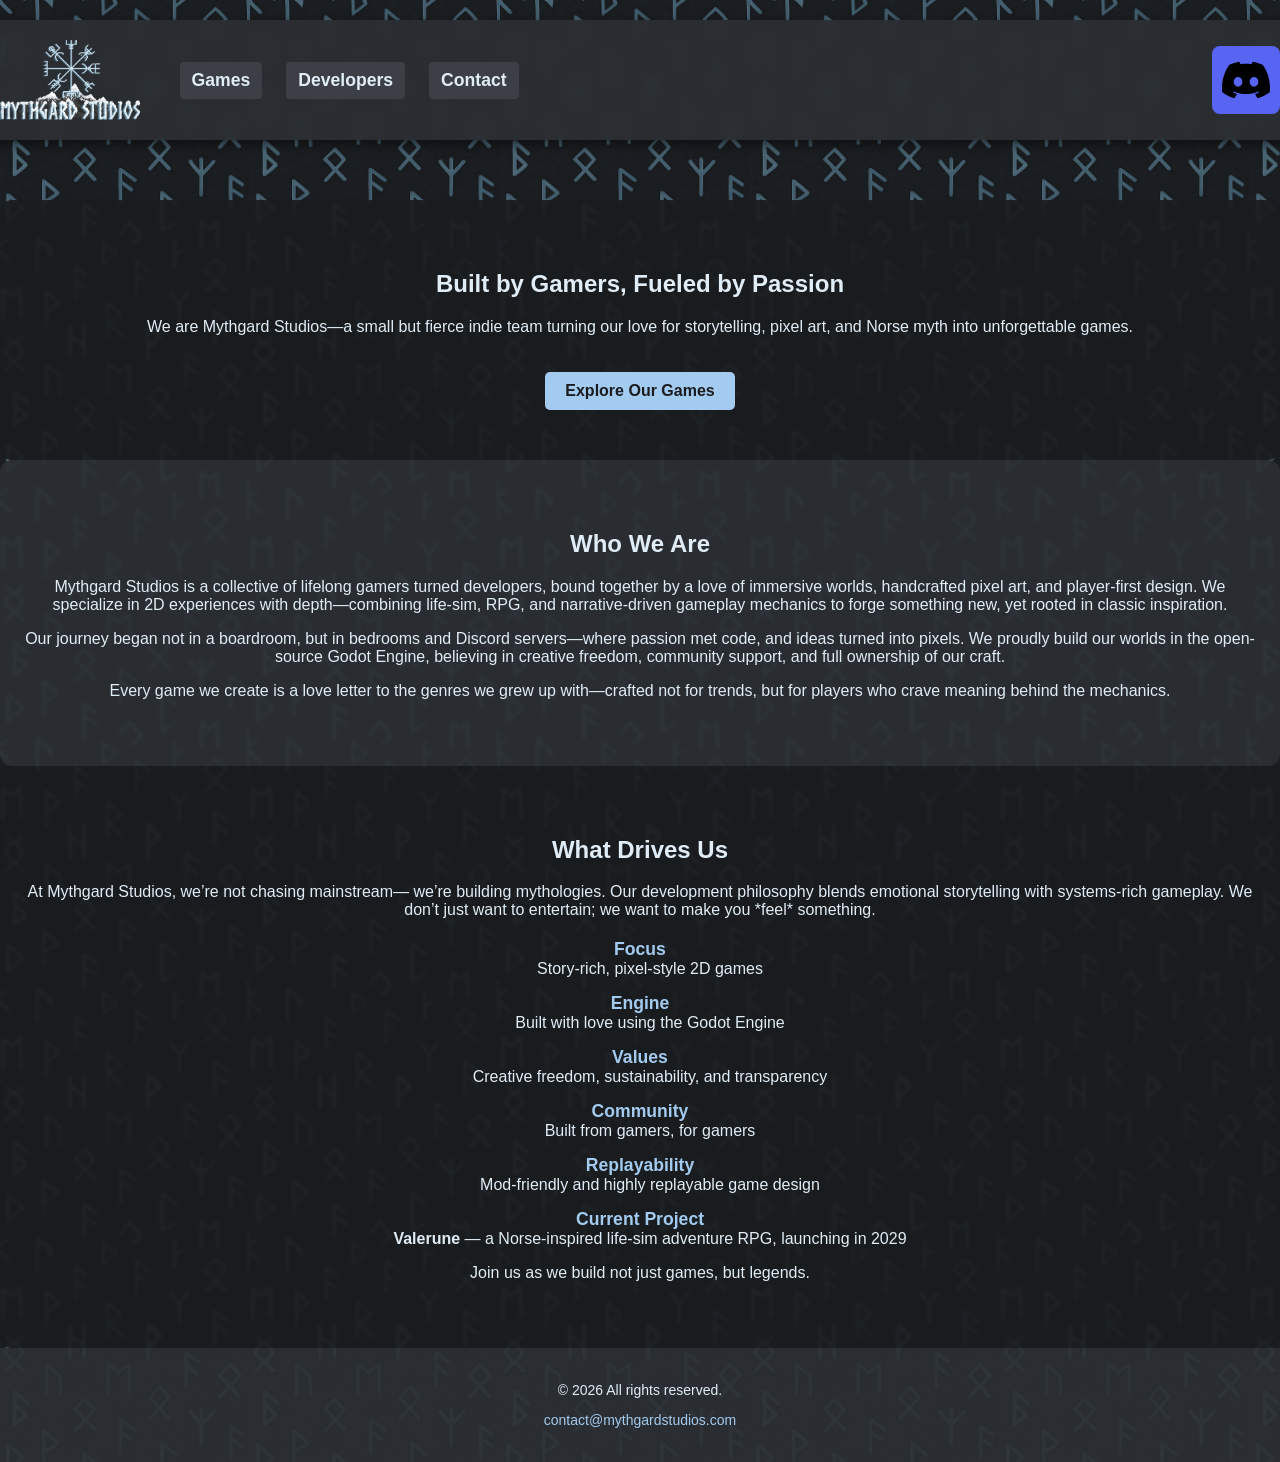
<file: index.html>
<!DOCTYPE html>
<html lang="en">

<head>
  <meta charset="UTF-8">
  <meta name="viewport" content="width=device-width, initial-scale=1.0">
  <title>Mythgard Studios | Home</title>
  <link href="Stylesheet_1.css" rel="stylesheet">
  <link href="Stylesheet_2.css" rel="stylesheet">
</head>

<body>
  <header class="navbar">
    <div class="navbar-inner">

      <div class="navbar-left">
        <div class="navbar-logo">
          <a href='/'>
            <img src="mythgard_studios_logo.png" alt="Mythgard Studios Logo">
          </a>
        </div>


        <input type="checkbox" id="menu-toggle" class="menu-toggle">
        <label for="menu-toggle" class="menu-icon">
          <img src="navicon.png" alt="Menu Icon">
        </label>


        <nav class="navbar-links">
          <a href='/games'>Games</a>
          <a href='/developers'>Developers</a>
          <a href='/contact'>Contact</a>
        </nav>
      </div>


      <div class="navbar-right">
        <div class="tooltip-container">
          <a href="https://discord.gg/CVDYRVY9rH" class="btn-cta" aria-label="Join us on Discord">
            <img src="discord.svg" alt="Discord" class="icon-discord">
          </a>
          <span class="tooltip-text">Join our Discord</span>
        </div>
      </div>
    </div>
  </header>


  <main>
    <section class="hero">
      <h1>Built by Gamers, Fueled by Passion</h1>
      <p>We are Mythgard Studios—a small but fierce indie team turning our love for storytelling, pixel art, and Norse
        myth into unforgettable games.</p>
      <a class='cta' href='/games'>Explore Our Games</a>
    </section>

    <section class="legend">
      <h2>Who We Are</h2>
      <p>
        Mythgard Studios is a collective of lifelong gamers turned developers, bound together by a love of immersive
        worlds, handcrafted pixel art, and player-first design.
        We specialize in 2D experiences with depth—combining life-sim, RPG, and narrative-driven gameplay mechanics to
        forge something new, yet rooted in classic inspiration.
      </p>

      <p>
        Our journey began not in a boardroom, but in bedrooms and Discord servers—where passion met code, and ideas
        turned into pixels. We proudly build our worlds in the open-source Godot Engine, believing in creative freedom,
        community support, and full ownership of our craft.
      </p>

      <p>
        Every game we create is a love letter to the genres we grew up with—crafted not for trends, but for players who
        crave meaning behind the mechanics.
      </p>
    </section>

    <section class="gods">
      <h2>What Drives Us</h2>
      <p>
        At Mythgard Studios, we’re not chasing mainstream— we’re building mythologies. Our development philosophy blends
        emotional storytelling with systems-rich gameplay. We don’t just want to entertain; we want to make you *feel*
        something.
      </p>

      <dl>
        <dt>Focus</dt>
        <dd>Story-rich, pixel-style 2D games</dd>

        <dt>Engine</dt>
        <dd>Built with love using the Godot Engine</dd>

        <dt>Values</dt>
        <dd>Creative freedom, sustainability, and transparency</dd>

        <dt>Community</dt>
        <dd>Built from gamers, for gamers</dd>

        <dt>Replayability</dt>
        <dd>Mod-friendly and highly replayable game design</dd>

        <dt>Current Project</dt>
        <dd><strong>Valerune</strong> — a Norse-inspired life-sim adventure RPG, launching in 2029</dd>
      </dl>

      <p>
        Join us as we build not just games, but legends.
      </p>
    </section>
  </main>

  <footer>
    <p>&copy; 2026 All rights reserved.</p>
    <p>
      <a href="mailto:contact@mythgardstudios.com">contact@mythgardstudios.com</a>
    </p>
  </footer>
</body>

</html>
</file>
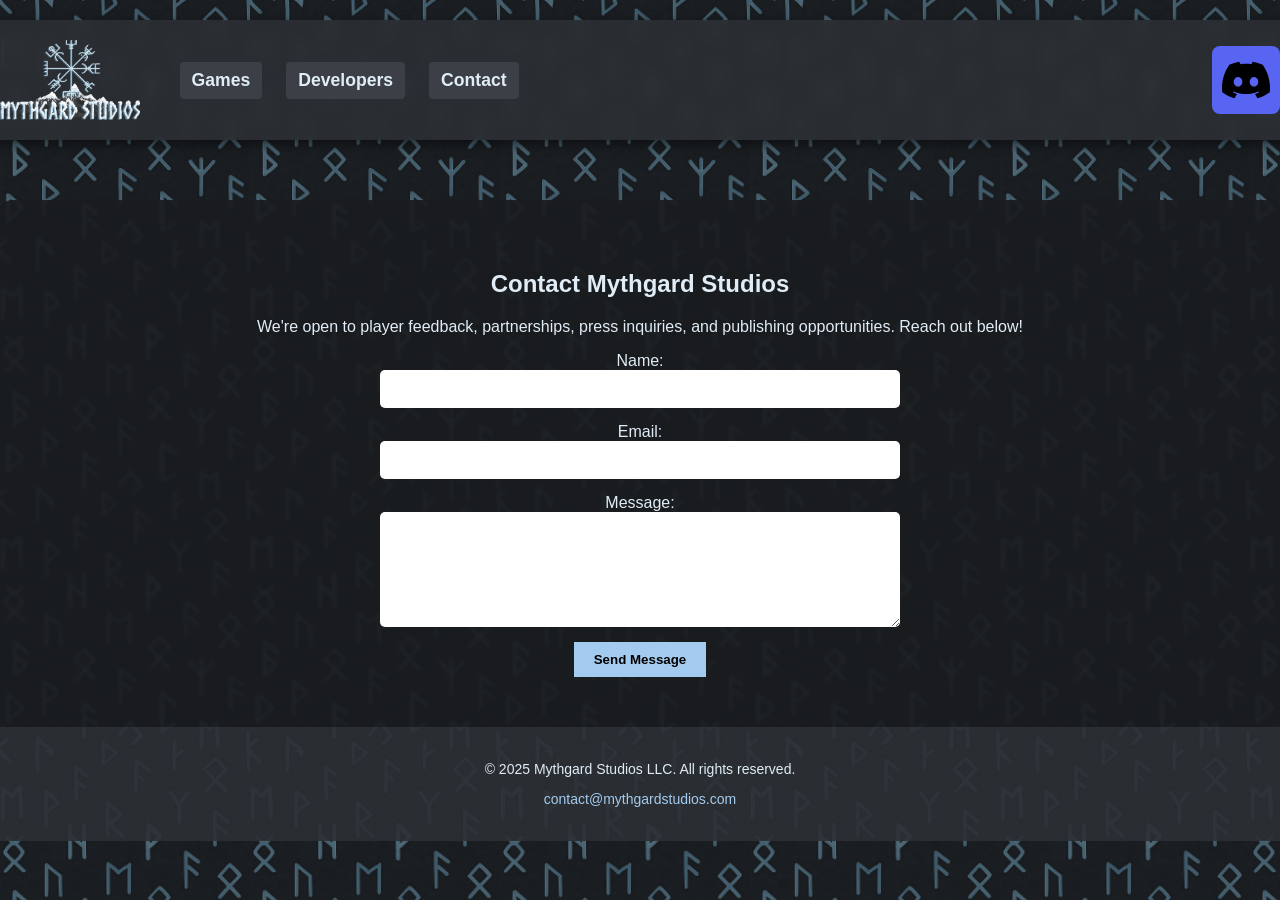
<file: contact.html>
<!DOCTYPE html>
<html lang="en">

<head>
  <meta charset="UTF-8">
  <meta name="viewport" content="width=device-width, initial-scale=1.0">
  <title>Mythgard Studios | Contact</title>
  <link href="Stylesheet_1.css" rel="stylesheet">
  <link href="Stylesheet_2.css" rel="stylesheet">
</head>

<body>
  <header class="navbar">
    <div class="navbar-inner">

      <div class="navbar-left">
        <div class="navbar-logo">
          <a href='/'>
            <img src="mythgard_studios_logo.png" alt="Mythgard Studios Logo">
          </a>
        </div>


        <input type="checkbox" id="menu-toggle" class="menu-toggle">
        <label for="menu-toggle" class="menu-icon">
          <img src="navicon.png" alt="Menu Icon">
        </label>


        <nav class="navbar-links">
          <a href='/games'>Games</a>
          <a href='/developers'>Developers</a>
          <a href='/contact'>Contact</a>
        </nav>
      </div>


      <div class="navbar-right">
        <div class="tooltip-container">
          <a href="https://discord.gg/CVDYRVY9rH" class="btn-cta" aria-label="Join us on Discord">
            <img src="discord.svg" alt="Discord" class="icon-discord">
          </a>
          <span class="tooltip-text">Join our Discord</span>
        </div>
      </div>
    </div>
  </header>

  <main>
    <section class="contact-form">
      <h1>Contact Mythgard Studios</h1>
      <p>We're open to player feedback, partnerships, press inquiries, and publishing opportunities. Reach out below!
      </p>

      <form action="https://example.com/submit-form" method="POST">
        <label for="name">Name:</label>
        <input type="text" id="name" name="name" required>

        <label for="email">Email:</label>
        <input type="email" id="email" name="email" required>

        <label for="message">Message:</label>
        <textarea id="message" name="message" rows="5" required></textarea>

        <button type="submit">Send Message</button>
      </form>
    </section>
  </main>

  <footer>
    <p>&copy; 2025 Mythgard Studios LLC. All rights reserved.</p>
    <p>
      <a href="mailto:contact@mythgardstudios.com">contact@mythgardstudios.com</a>
    </p>
  </footer>
</body>

</html>
</file>
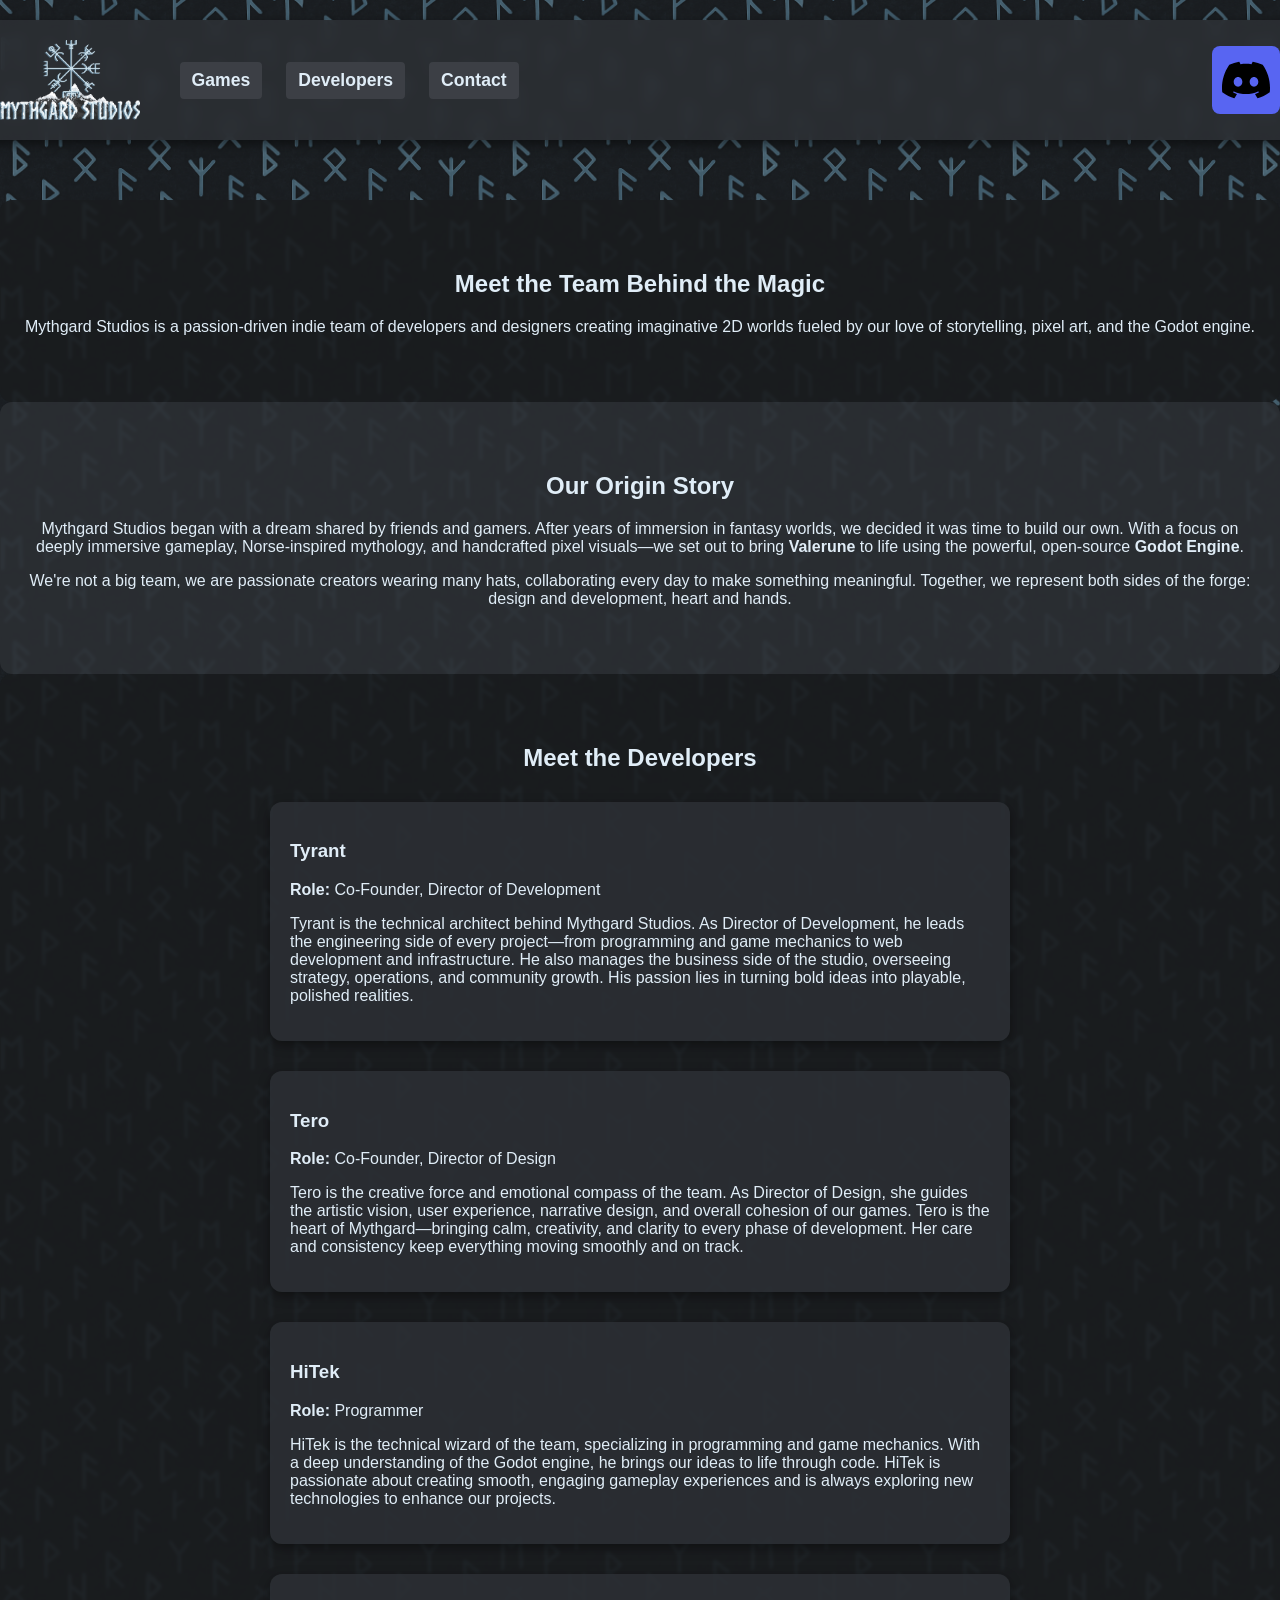
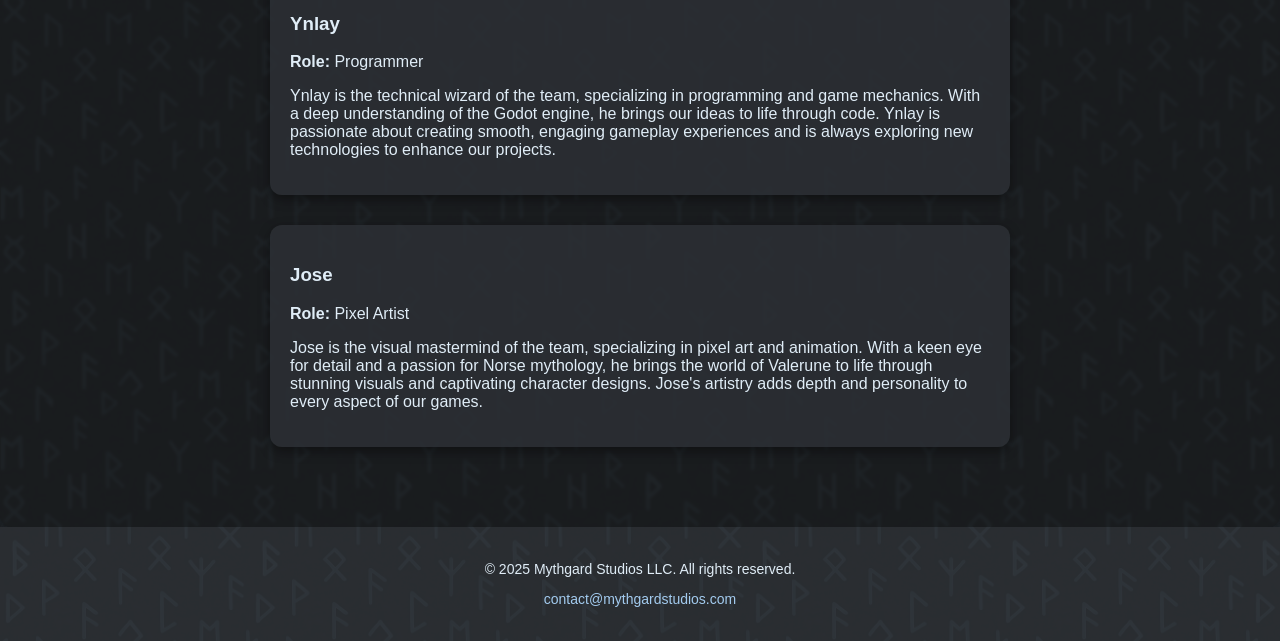
<file: developers.html>
<!DOCTYPE html>
<html lang="en">

<head>
  <meta charset="UTF-8">
  <meta name="viewport" content="width=device-width, initial-scale=1.0">
  <title>Mythgard Studios - Meet the Developers</title>
  <link href="Stylesheet_1.css" rel="stylesheet">
  <link href="Stylesheet_2.css" rel="stylesheet">
</head>

<body>

  <header class="navbar">
    <div class="navbar-inner">

      <div class="navbar-left">
        <div class="navbar-logo">
          <a href='/'>
            <img src="mythgard_studios_logo.png" alt="Mythgard Studios Logo">
          </a>
        </div>


        <input type="checkbox" id="menu-toggle" class="menu-toggle">
        <label for="menu-toggle" class="menu-icon">
          <img src="navicon.png" alt="Menu Icon">
        </label>


        <nav class="navbar-links">
          <a href='/games'>Games</a>
          <a href='/developers'>Developers</a>
          <a href='/contact'>Contact</a>
        </nav>
      </div>


      <div class="navbar-right">
        <div class="tooltip-container">
          <a href="https://discord.gg/CVDYRVY9rH" class="btn-cta" aria-label="Join us on Discord">
            <img src="discord.svg" alt="Discord" class="icon-discord">
          </a>
          <span class="tooltip-text">Join our Discord</span>
        </div>
      </div>
    </div>
  </header>

  <main>
    <section class="hero">
      <h1>Meet the Team Behind the Magic</h1>
      <p>Mythgard Studios is a passion-driven indie team of developers and designers creating imaginative 2D worlds
        fueled by our
        love of storytelling, pixel art, and the Godot engine.</p>
    </section>

    <section class="legend">
      <h2>Our Origin Story</h2>
      <p>Mythgard Studios began with a dream shared by friends and gamers. After years of immersion in
        fantasy worlds, we decided it was time to build our own. With a focus on deeply immersive gameplay,
        Norse-inspired mythology, and handcrafted pixel visuals—we set out to bring <strong>Valerune</strong> to life
        using the powerful, open-source <strong>Godot Engine</strong>.</p>

      <p>We're not a big team, we are passionate creators wearing many hats, collaborating every day to make
        something meaningful. Together, we represent both sides of the forge: design and development, heart and hands.
      </p>
    </section>

    <section class="gods">
      <h2>Meet the Developers</h2>

      <div class="dev-card show">
        <h3>Tyrant</h3>
        <p><strong>Role:</strong> Co-Founder, Director of Development</p>
        <p>Tyrant is the technical architect behind Mythgard Studios. As Director of Development, he leads the
          engineering side of every project—from programming and game mechanics to web development and infrastructure.
          He also manages the business side of the studio, overseeing strategy, operations, and community growth. His
          passion lies in turning bold ideas into playable, polished realities.</p>
      </div>

      <div class="dev-card show">
        <h3>Tero</h3>
        <p><strong>Role:</strong> Co-Founder, Director of Design</p>
        <p>Tero is the creative force and emotional compass of the team. As Director of Design, she guides the artistic
          vision, user experience, narrative design, and overall cohesion of our games. Tero is the heart of
          Mythgard—bringing calm, creativity, and clarity to every phase of development. Her care and consistency keep
          everything moving smoothly and on track.</p>
      </div>

      <div class="dev-card show">
        <h3>HiTek</h3>
        <p><strong>Role:</strong> Programmer</p>
        <p>HiTek is the technical wizard of the team, specializing in programming and game mechanics. With a deep
          understanding of the Godot engine, he brings our ideas to life through code. HiTek is passionate about
          creating smooth, engaging gameplay experiences and is always exploring new technologies to enhance our
          projects.</p>
      </div>

      <div class="dev-card show">
        <h3>Ynlay</h3>
        <p><strong>Role:</strong> Programmer</p>
        <p>Ynlay is the technical wizard of the team, specializing in programming and game mechanics. With a deep
          understanding of the Godot engine, he brings our ideas to life through code. Ynlay is passionate about
          creating smooth, engaging gameplay experiences and is always exploring new technologies to enhance our
          projects.</p>
      </div>

      <div class="dev-card show">
        <h3>Jose</h3>
        <p><strong>Role:</strong> Pixel Artist</p>
        <p>Jose is the visual mastermind of the team, specializing in pixel art and animation. With a keen eye for
          detail
          and a passion for Norse mythology, he brings the world of Valerune to life through stunning visuals and
          captivating character designs. Jose's artistry adds depth and personality to every aspect of our games.</p>
      </div>
    </section>
  </main>

  <footer>
    <p>&copy; 2025 Mythgard Studios LLC. All rights reserved.</p>
    <p>
      <a href="mailto:contact@mythgardstudios.com">contact@mythgardstudios.com</a>
    </p>
  </footer>

</body>

</html>
</file>
<file: Stylesheet_1.css>
@charset "utf-8";

body {
  font-family: 'Poppins', sans-serif;
  margin: 0;
  padding-top: 200px;
  color: #E0EDF7;
  background-image: url('rune_background.png');
  background-repeat: repeat;
  background-size: 250px auto;
  background-color: #1A1C1F;
}

.navbar {
  position: fixed;
  top: 20px;
  left: 50%;
  transform: translateX(-50%);
  width: 100%;
  max-width: 1400px;
  height: 120px;
  background-color: rgba(44, 47, 51, 0.9);
  border-radius: 12px;
  backdrop-filter: blur(6px);
  box-shadow: 0 4px 12px rgba(0, 0, 0, 0.5);
  z-index: 1000;
  display: flex;
  align-items: center;
  padding: 0 40px;
}

.navbar-inner {
  display: flex;
  align-items: center;
  justify-content: space-between;
  width: 100%;
}

.navbar-center {
  flex: 1;
  display: flex;
  justify-content: center;
}

.navbar-logo img {
  height: 80px;
  width: auto;
  display: block;
}

.navbar-links {
  display: flex;
  gap: 24px;
  font-size: 1.1rem;
}

.navbar-links a {
  padding: 8px 12px;
  background-color: #3C3F45;
  color: #E0EDF7;
  text-decoration: none;
  font-weight: bold;
  border-radius: 4px;
  transition: background-color 0.3s, box-shadow 0.3s;
}

.navbar-links a:hover {
  background-color: #A3CBEF;
  color: #1A1C1F;
  box-shadow: 0 0 5px #A3CBEF;
}

.navbar-right {
  display: flex;
  align-items: center;
  gap: 10px;
}

.navbar-left {
  display: flex;
  align-items: center;
  gap: 40px;
}

.btn-cta {
  background-color: #5865F2;
  padding: 10px;
  border-radius: 8px;
  display: flex;
  align-items: center;
  justify-content: center;
  height: 48px;
  width: 48px;
  transition: background 0.3s;
}

.btn-cta:hover {
  background-color: #4752C4;
}

.engine-tag {
  display: inline-block;
  background-color: #478CBF;
  padding: 8px;
  border-radius: 8px;
  margin-top: 10px;
  position: relative;
}

.game-title {
  display: flex;
  align-items: center;
  gap: 10px;
  justify-content: center;
}

.icon-godot {
  height: 20px;
  width: 20px;
  display: block;
}

.tooltip-container {
  position: relative;
  display: inline-block;
}


.tooltip-text {
  position: absolute;
  bottom: 125%;
  left: 50%;
  transform: translateX(-50%);
  background-color: rgba(44, 47, 51, 0.80);
  backdrop-filter: blur(1.8px);
  color: #E0EDF7;
  padding: 6px 10px;
  border-radius: 6px;
  font-size: 12px;
  white-space: nowrap;
  opacity: 0;
  pointer-events: none;
  transition: opacity 0.3s ease;
  z-index: 999;
  box-shadow: 0 0 6px rgba(0, 0, 0, 0.4);
}

.tooltip-container:hover .tooltip-text {
  opacity: 1;
}

.engine-tag:hover .tooltip-text {
  opacity: 1;
}

.hero,
.gods {
  background-color: rgba(26, 28, 31, 0.90);
  padding: 50px 20px;
  text-align: center;
  border-radius: 12px;
  backdrop-filter: blur(1.8px);
}

.legend {
  background-color: rgba(44, 47, 51, 0.90);
  padding: 50px 20px;
  text-align: center;
  border-radius: 12px;
  backdrop-filter: blur(1.8px);
}

.logo {
  width: 200px;
  margin-bottom: 20px;
}

.cta {
  background-color: #A3CBEF;
  color: #1A1C1F;
  padding: 10px 20px;
  border: none;
  text-decoration: none;
  font-weight: bold;
  border-radius: 5px;
  display: inline-block;
  margin-top: 20px;
}

.cta:hover {
  background-color: #D9CBA3;
}

footer {
  background-color: rgba(44, 47, 51, 0.90);
  padding: 20px;
  text-align: center;
  font-size: 14px;
  color: #E0EDF7;
}

footer a {
  color: #A3CBEF;
  text-decoration: none;
}

footer a:hover {
  color: #D9CBA3;
  text-decoration: underline;
}

.games-list {
  background-color: rgba(26, 28, 31, 0.90);
  padding: 50px 20px;
  text-align: center;
  border-radius: 12px;
  backdrop-filter: blur(1.8px);
}

.game-card {
  opacity: 0;
  transform: translateY(40px);
  transition: opacity 0.6s ease-out, transform 0.6s ease-out;
  background-color: #2C2F33;
  padding: 20px;
  margin: 40px auto;
  max-width: 550px;
  border-radius: 10px;
  box-shadow: 0 0 10px #000;
}

.game-card.show {
  opacity: 1;
  transform: translateY(0);
  animation: fadeInUp 0.6s ease-out forwards;
}

.game-card h2 {
  margin-bottom: 10px;
}

.game-card p {
  margin: 10px 0;
}

.game-card a {
  color: #A3CBEF;
  text-decoration: none;
}

.game-card a:hover {
  color: #D9CBA3;
  text-decoration: underline;
}

.valerune-logo {
  max-width: 400px;
  width: 100%;
  height: auto;
  display: block;
  margin: 10px auto;
}

.contact-form {
  background-color: rgba(26, 28, 31, 0.90);
  padding: 50px 20px;
  text-align: center;
  border-radius: 12px;
  backdrop-filter: blur(1.8px);
}

.contact-form form {
  display: flex;
  flex-direction: column;
  align-items: center;
  max-width: 500px;
  margin: auto;
}

.contact-form input,
.contact-form textarea {
  margin-bottom: 15px;
  width: 100%;
  padding: 10px;
  border-radius: 5px;
  border: none;
  font-size: 16px;
}

.contact-form button {
  background-color: #A3CBEF;
  border: none;
  padding: 10px 20px;
  font-weight: bold;
  cursor: pointer;
}

.contact-form button:hover {
  background-color: #D9CBA3;
}

.menu-toggle {
  display: none;
}

.menu-icon {
  display: none;
  cursor: pointer;
  padding: 10px;
  margin-left: auto;
}

.menu-icon img {
  height: 32px;
  width: 32px;
  object-fit: contain;
}

.gallery {
  display: flex;
  flex-wrap: wrap;
  gap: 20px;
  justify-content: center;
  margin-top: 20px;
}

.gallery img {
  width: 100%;
  max-width: 425px;
  border-radius: 10px;
  box-shadow: 0 0 10px #000;
  transition: transform 0.3s ease;
}

.gallery img:hover {
  transform: scale(1.10);
}

.trailer-video {
  border-radius: 12px;
  box-shadow: 0 8px 24px rgba(0, 0, 0, 0.6);
  max-width: 900px;
  width: 100%;
  margin: 20px auto;
  display: block;
}

dl {
  margin-top: 20px;
}

dt {
  font-weight: bold;
  margin-top: 15px;
  font-size: 1.1rem;
  color: #A3CBEF;
}

dd {
  margin-left: 20px;
  margin-bottom: 10px;
  color: #E0EDF7;
}

@keyframes fadeInUp {
  from {
    opacity: 0;
    transform: translateY(40px);
  }

  to {
    opacity: 1;
    transform: translateY(0);
  }
}

.dev-card {
  opacity: 0;
  transform: translateY(40px);
  transition: opacity 0.6s ease-out, transform 0.6s ease-out;
  background-color: rgba(44, 47, 51, 0.9);
  margin: 30px auto;
  padding: 20px;
  max-width: 700px;
  border-radius: 12px;
  box-shadow: 0 4px 12px rgba(0, 0, 0, 0.4);
  text-align: left;
}

.dev-card.show {
  opacity: 1;
  transform: translateY(0);
  animation: fadeInUp 0.6s ease-out forwards;
}
</file>
<file: Stylesheet_2.css>
@charset "utf-8";

@media (max-width: 767px) {
  .navbar-inner {
    flex-direction: row;
    align-items: center;
    justify-content: space-between;
  }

  .navbar-left {
    display: flex;
    align-items: center;
    gap: 10px;
    flex: 1;
  }

  .navbar-links {
    display: none;
    flex-direction: column;
    width: 100%;
    background-color: rgba(44, 47, 51, 0.95);
    padding: 20px;
    margin-top: 10px;
    border-radius: 0 0 12px 12px;
  }

  .menu-icon {
    display: block;
  }

  .menu-toggle:checked~.navbar-links {
    display: flex;
  }

  .navbar-logo {
    margin-right: auto;
  }
}

@media (min-width: 768px) and (max-width: 1023px) {
  body {
    font-size: 24px;
    line-height: 1.8;
  }

  .navbar-links {
    font-size: 1.65rem;
    gap: 36px;
  }

  .game-card h2 {
    font-size: 2.25rem;
  }

  .game-card p {
    font-size: 1.5rem;
  }

  .cta {
    font-size: 1.5rem;
    padding: 15px 30px;
  }

  .tooltip-text {
    font-size: 18px;
  }

  .contact-form input,
  .contact-form textarea {
    font-size: 24px;
    padding: 15px;
  }

  footer {
    font-size: 21px;
  }

  .engine-tag {
    padding: 12px;
    font-size: 1.2rem;
  }

  .navbar-logo img {
    height: 110px;
  }

  .btn-cta {
    height: 72px;
    width: 72px;
  }

  .icon-godot {
    height: 25px;
    width: 25px;
  }

  .menu-icon img {
    height: 45px;
    width: 45px;
  }
}
</file>
